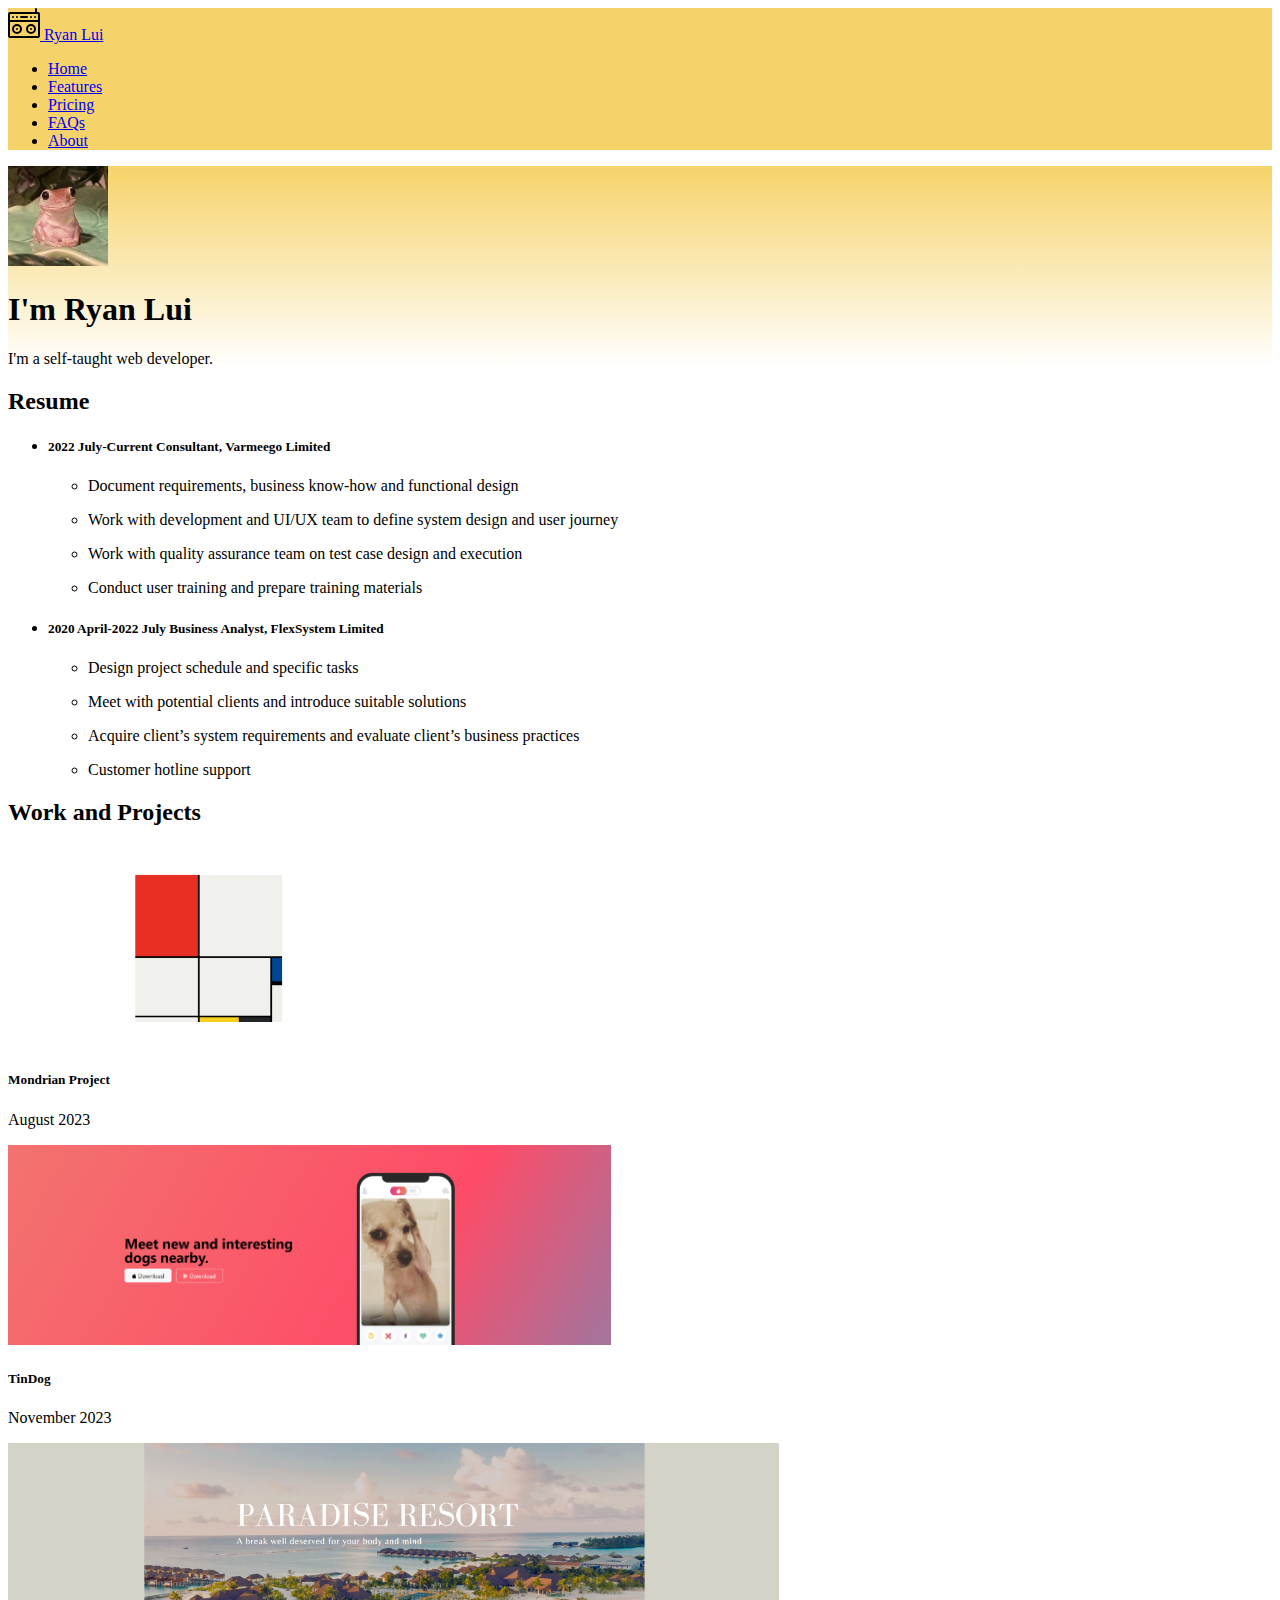
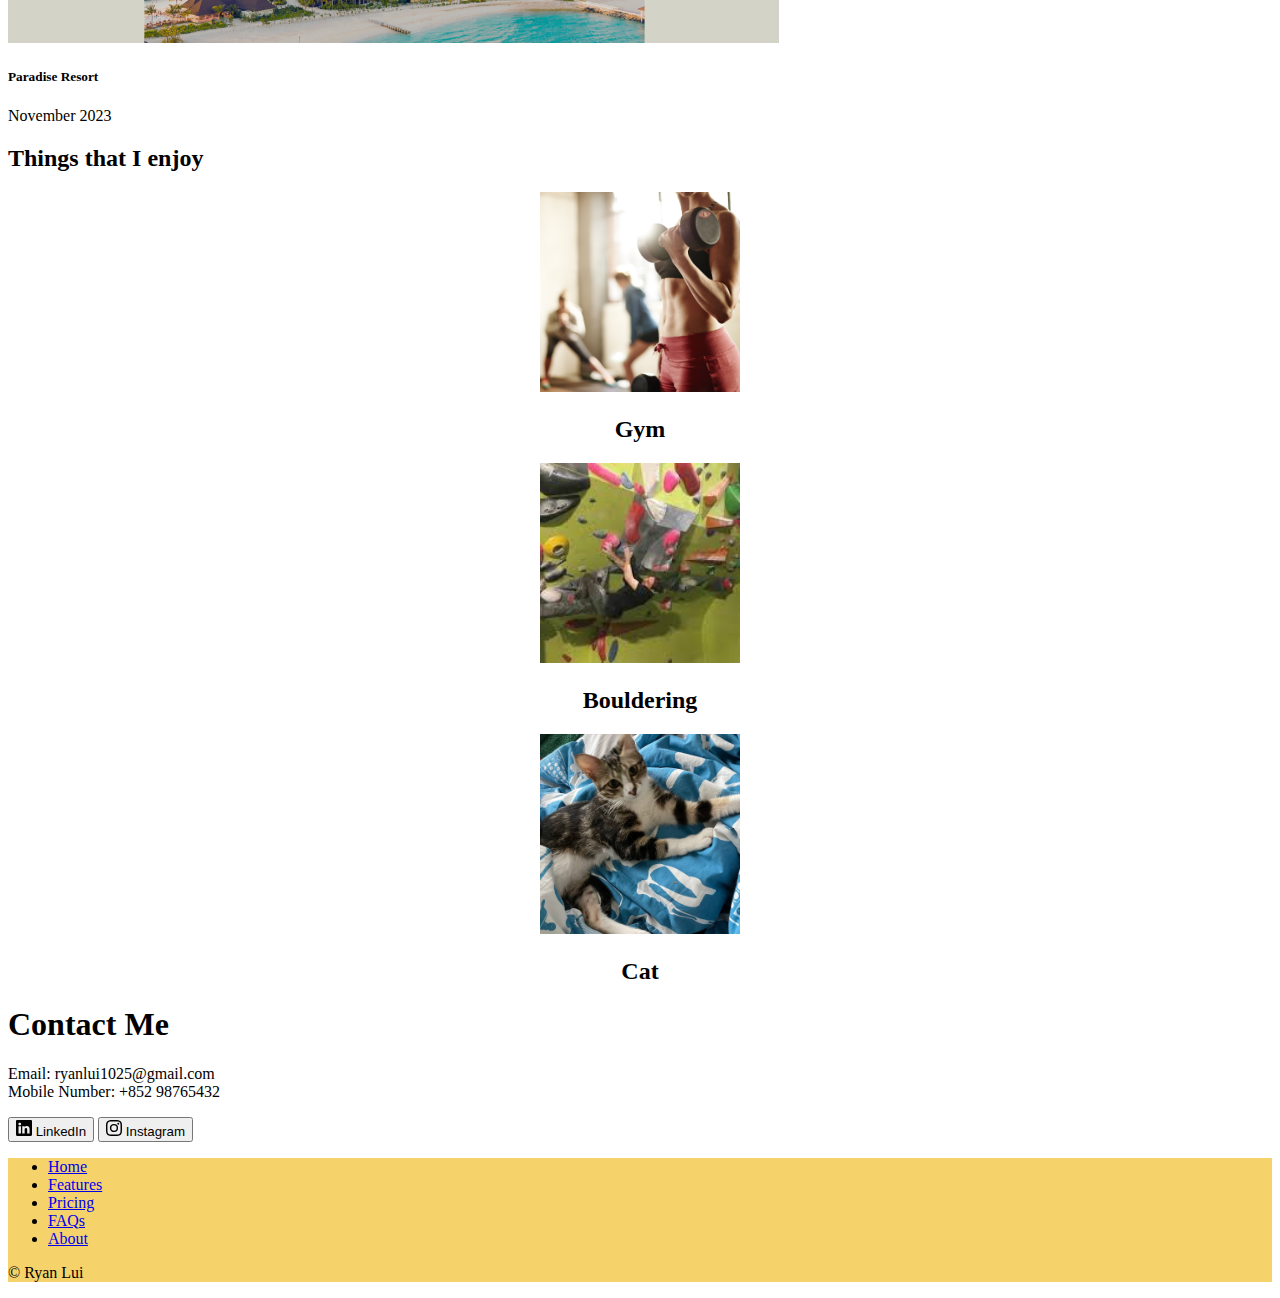
<file: index.html>
<!DOCTYPE html>
<html lang="en">
<head>
    <meta charset="UTF-8">
    <title>Ryan Lui</title>
    <link href="https://cdn.jsdelivr.net/npm/bootstrap@5.3.2/dist/css/bootstrap.min.css" rel="stylesheet" integrity="sha384-T3c6CoIi6uLrA9TneNEoa7RxnatzjcDSCmG1MXxSR1GAsXEV/Dwwykc2MPK8M2HN" crossorigin="anonymous">
    <link href="./css/style.css" rel="stylesheet">
</head>

<body>
    <div id="header">
        <div class="container">
            <header class="d-flex flex-wrap justify-content-center py-3 border-bottom border-dark">
            <a href="/" class="d-flex align-items-center mb-3 mb-md-0 me-md-auto link-body-emphasis text-decoration-none">
                <img src="./assets/images/boombox.svg" height="32" class="me-2" alt="boombox">
                <span class="fs-4">Ryan Lui</span>
            </a>
        
            <ul class="nav nav-pills">
                <li class="nav-item"><a href="#" class="nav-link active" aria-current="page">Home</a></li>
                <li class="nav-item"><a href="#" class="nav-link">Features</a></li>
                <li class="nav-item"><a href="#" class="nav-link">Pricing</a></li>
                <li class="nav-item"><a href="#" class="nav-link">FAQs</a></li>
                <li class="nav-item"><a href="#" class="nav-link">About</a></li>
            </ul>
            </header>
        </div>
    </div> 

    <div class="gradient">
        <div class="px-2 py-5 text-center">
            <img class="rounded-circle my-4" src="./assets/images/frog.jpg" height="100" width="100">
            <h1 class="display-5 fw-bold text-body-emphasis">I'm Ryan Lui</h1>
            <div class="col-lg-6 mx-auto">
              <p class="lead">I'm a self-taught web developer.</p>
            </div>
        </div>
    </div>

    <div class="container mb-4">
        <h2 class="pb-2 border-bottom">Resume</h2>
        <ul>
            <li>
                <h5>2022 July-Current Consultant, Varmeego Limited</h5>
                <ul>
                    <li><p>Document requirements, business know-how and functional design</p></li>
                    <li><p>Work with development and UI/UX team to define system design and user journey</p></li>
                    <li><p>Work with quality assurance team on test case design and execution</p></li>
                    <li><p>Conduct user training and prepare training materials</p></li>
                </ul>
            </li>
            <li>
                <h5>2020 April-2022 July Business Analyst, FlexSystem Limited</h5>
                <ul>
                    <li><p>Design project schedule and specific tasks</p></li>
                    <li><p>Meet with potential clients and introduce suitable solutions</p></li>
                    <li><p>Acquire client’s system requirements and evaluate client’s business practices</p></li>
                    <li><p>Customer hotline support</p></li>
                </ul>
            </li>
        </ul>
    </div>

    <div class="container mb-4">
        <h2 class="pb-2 border-bottom">Work and Projects</h2>
        <div class="row row-cols-1 row-cols-md-3 g-4">
            <div class="col">
                <div class="card">
                    <img src="./assets/images/mondrian-full.png" class="card-img-top" alt="mondrian" style="object-fit: cover; height: 200px;">
                    <div class="card-body">
                        <h5 class="card-title">Mondrian Project</h5>
                        <p>August 2023</p>
                        <a href="./public/mondrian.html" target="_blank" class="stretched-link"></a>
                    </div>
                </div>
            </div>
            <div class="col">
                <div class="card">
                    <img src="./assets/images/tindog-full.png" class="card-img-top" alt="tindog" style="object-fit: cover; height: 200px;">
                    <div class="card-body">
                        <h5 class="card-title">TinDog</h5>
                        <p>November 2023</p>
                        <a href="https://snoopydoggggg.github.io/tindog/" target="_blank" class="stretched-link"></a>
                    </div>
                </div>
            </div>
            <div class="col">
                <div class="card">
                    <img src="./assets/images/paradise-full.png" class="card-img-top" alt="paradise resort" style="object-fit: cover; height: 200px;">
                    <div class="card-body">
                        <h5 class="card-title">Paradise Resort</h5>
                        <p>November 2023</p>
                        <a href="https://paradiseresort.my.canva.site/original-size-a-hotel" target="_blank" class="stretched-link"></a>
                    </div>
                </div>
            </div>
        </div>
    </div>

    <div id="interest" class="container">
        <h2 class="pb-2 mb-4 border-bottom">Things that I enjoy</h2>
        <div class="row">
            <div class="col-lg-4 col-sm-12 mb-4">
                <img src="./assets/images/dumbbell.jpg" alt="lifting weight" height="200" width="200" class="rounded-circle" style="object-fit: cover;">
                <h2>Gym</h2>
            </div>
            <div class="col-lg-4 col-sm-12 mb-4">
                <div class="col-lg-4">
                    <img src="./assets/images/bouldering.jpg" alt="lifting weight" height="200" width="200" class="rounded-circle" style="object-fit: cover;">
                    <h2>Bouldering</h2>
                  </div>
            </div>
            <div class="col-lg-4 col-sm-12 mb-4">
                <div class="col-lg-4">
                    <img src="./assets/images/cat.jpg" alt="lifting weight" height="200" width="200" class="rounded-circle" style="object-fit: cover;">
                    <h2>Cat</h2>
                  </div>
            </div>
        </div>
    </div>

    <div class="container my-5">
        <div class="p-5 text-left bg-body-tertiary rounded-3">
          <h1 class="text-body-emphasis">Contact Me</h1>
          <p class="col-lg-8 fs-5 text-muted">
            Email: ryanlui1025@gmail.com<br/>
            Mobile Number: +852 98765432
          </p>
          <div class="d-inline-flex gap-2 mb-5">
            <button class="d-inline-flex align-items-center btn btn-primary btn-lg px-4" type="button">
                <svg xmlns="http://www.w3.org/2000/svg" width="16" height="16" fill="currentColor" class="bi bi-linkedin me-2" viewBox="0 0 16 16">
                    <path d="M0 1.146C0 .513.526 0 1.175 0h13.65C15.474 0 16 .513 16 1.146v13.708c0 .633-.526 1.146-1.175 1.146H1.175C.526 16 0 15.487 0 14.854V1.146zm4.943 12.248V6.169H2.542v7.225h2.401m-1.2-8.212c.837 0 1.358-.554 1.358-1.248-.015-.709-.52-1.248-1.342-1.248-.822 0-1.359.54-1.359 1.248 0 .694.521 1.248 1.327 1.248h.016zm4.908 8.212V9.359c0-.216.016-.432.08-.586.173-.431.568-.878 1.232-.878.869 0 1.216.662 1.216 1.634v3.865h2.401V9.25c0-2.22-1.184-3.252-2.764-3.252-1.274 0-1.845.7-2.165 1.193v.025h-.016a5.54 5.54 0 0 1 .016-.025V6.169h-2.4c.03.678 0 7.225 0 7.225h2.4"/>
                  </svg>
                LinkedIn
            </button>
            <button class="btn btn-outline-secondary btn-lg px-4" type="button">
                <svg xmlns="http://www.w3.org/2000/svg" width="16" height="16" fill="currentColor" class="bi bi-instagram" viewBox="0 0 16 16">
                    <path d="M8 0C5.829 0 5.556.01 4.703.048 3.85.088 3.269.222 2.76.42a3.917 3.917 0 0 0-1.417.923A3.927 3.927 0 0 0 .42 2.76C.222 3.268.087 3.85.048 4.7.01 5.555 0 5.827 0 8.001c0 2.172.01 2.444.048 3.297.04.852.174 1.433.372 1.942.205.526.478.972.923 1.417.444.445.89.719 1.416.923.51.198 1.09.333 1.942.372C5.555 15.99 5.827 16 8 16s2.444-.01 3.298-.048c.851-.04 1.434-.174 1.943-.372a3.916 3.916 0 0 0 1.416-.923c.445-.445.718-.891.923-1.417.197-.509.332-1.09.372-1.942C15.99 10.445 16 10.173 16 8s-.01-2.445-.048-3.299c-.04-.851-.175-1.433-.372-1.941a3.926 3.926 0 0 0-.923-1.417A3.911 3.911 0 0 0 13.24.42c-.51-.198-1.092-.333-1.943-.372C10.443.01 10.172 0 7.998 0h.003zm-.717 1.442h.718c2.136 0 2.389.007 3.232.046.78.035 1.204.166 1.486.275.373.145.64.319.92.599.28.28.453.546.598.92.11.281.24.705.275 1.485.039.843.047 1.096.047 3.231s-.008 2.389-.047 3.232c-.035.78-.166 1.203-.275 1.485a2.47 2.47 0 0 1-.599.919c-.28.28-.546.453-.92.598-.28.11-.704.24-1.485.276-.843.038-1.096.047-3.232.047s-2.39-.009-3.233-.047c-.78-.036-1.203-.166-1.485-.276a2.478 2.478 0 0 1-.92-.598 2.48 2.48 0 0 1-.6-.92c-.109-.281-.24-.705-.275-1.485-.038-.843-.046-1.096-.046-3.233 0-2.136.008-2.388.046-3.231.036-.78.166-1.204.276-1.486.145-.373.319-.64.599-.92.28-.28.546-.453.92-.598.282-.11.705-.24 1.485-.276.738-.034 1.024-.044 2.515-.045v.002zm4.988 1.328a.96.96 0 1 0 0 1.92.96.96 0 0 0 0-1.92zm-4.27 1.122a4.109 4.109 0 1 0 0 8.217 4.109 4.109 0 0 0 0-8.217zm0 1.441a2.667 2.667 0 1 1 0 5.334 2.667 2.667 0 0 1 0-5.334"/>
                  </svg>
              Instagram
            </button>
          </div>
        </div>
    </div>

    <div id="footer">
        <div class="container">
            <footer class="py-3 my-4">
            <ul class="nav justify-content-center pb-3 mb-3">
                <li class="nav-item"><a href="#" class="nav-link px-2 text-body-secondary">Home</a></li>
                <li class="nav-item"><a href="#" class="nav-link px-2 text-body-secondary">Features</a></li>
                <li class="nav-item"><a href="#" class="nav-link px-2 text-body-secondary">Pricing</a></li>
                <li class="nav-item"><a href="#" class="nav-link px-2 text-body-secondary">FAQs</a></li>
                <li class="nav-item"><a href="#" class="nav-link px-2 text-body-secondary">About</a></li>
            </ul>
            <p class="text-center text-body-secondary">© Ryan Lui</p>
            </footer>
        </div>
    </div>

<script src="https://cdn.jsdelivr.net/npm/bootstrap@5.3.2/dist/js/bootstrap.bundle.min.js" integrity="sha384-C6RzsynM9kWDrMNeT87bh95OGNyZPhcTNXj1NW7RuBCsyN/o0jlpcV8Qyq46cDfL" crossorigin="anonymous"></script>
</body>
</html>
</file>
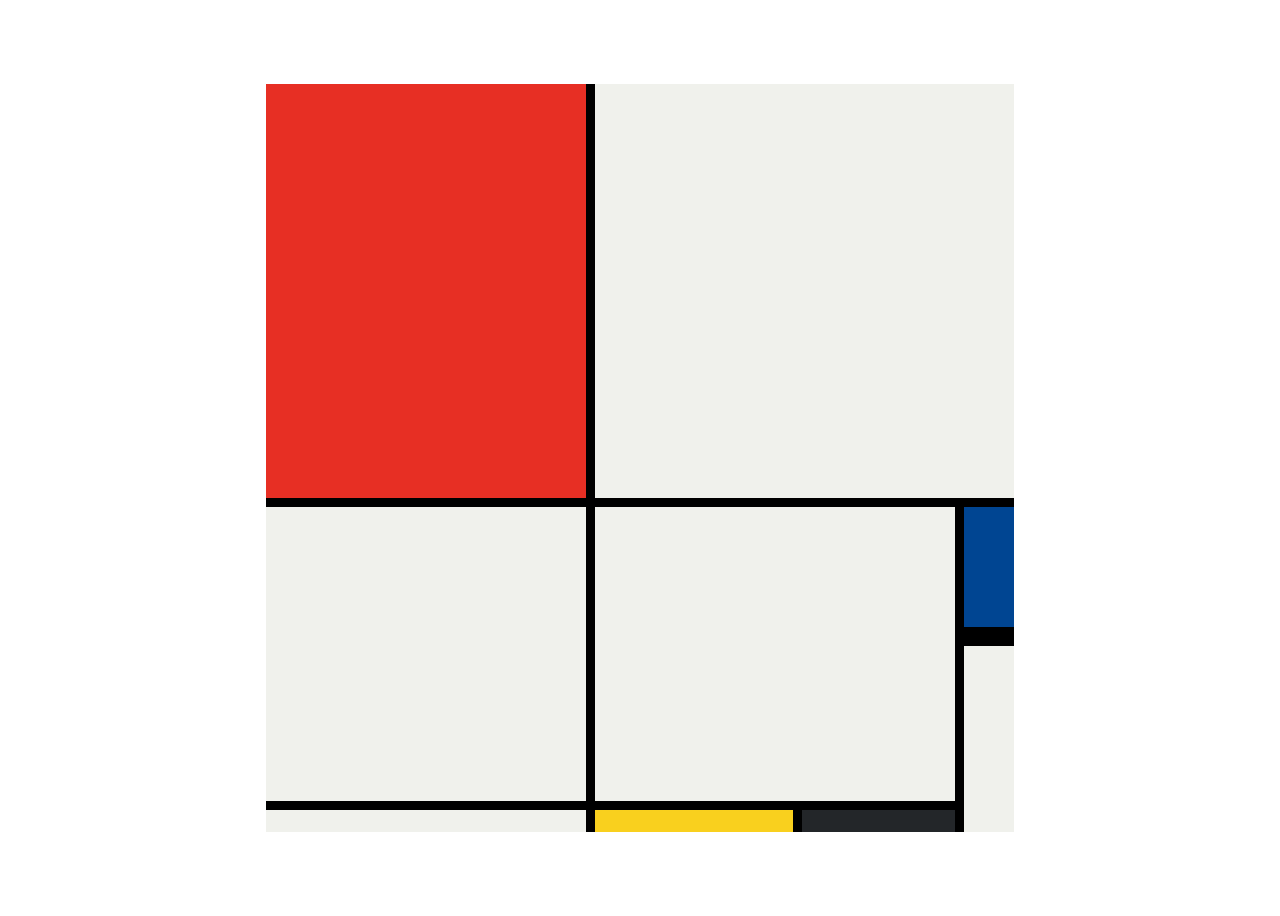
<file: public/mondrian.html>
<!DOCTYPE html>
<html lang="en">

<head>
  <meta charset="UTF-8">
  <meta name="viewport" content="width=device-width, initial-scale=1.0">
  <title>Mondrian Project</title>
  <style>
    /* 
    Write your CSS here 
    Gap Colour: #000
    White: #F0F1EC
    Red: #E72F24
    Black: #232629
    Blue: #004592
    Yellow: #F9D01E

    For dimensions, see dimensions.png image.
    HINT: Remember you can't change the properties of grid lines.
    But grid lines are transparent!
    */

    .flexcontainer {
      display: flex;
      align-items: center;
      justify-content: center;
      height: 100vh;
    }

    .gridcontainer {
      background-color: #000;
      height: 748px;
      width: 748px;
      display: grid;
      grid-template-columns: 320px 198px 153px 50px;
      grid-template-rows: 414px 130px 155px 22px;
      gap: 9px;
    }

    .red {
      background-color: #E72F24;
    }

    .white1 {
      background-color: #F0F1EC;
      grid-column: span 3;
    }

    .white2 {
      background-color: #F0F1EC;
      grid-row: span 2;
    }

    .white3 {
      background-color: #F0F1EC;
      grid-row: span 2;
      grid-column: span 2;
    }

    .blue {
      background-color: #004592;
      border-bottom: 10px solid #000;
    }

    .white4 {
      background-color: #F0F1EC;
      grid-row: span 2;
    }

    .white5 {
      background-color: #F0F1EC;
    }

    .yellow {
      background-color: #F9D01E;
    }

    .black {
      background-color: #232629;
    }

  </style>
</head>

<body>
  <!-- Write your HTML here -->
  <div class="flexcontainer">
    <div class="gridcontainer">
      <div class="red"></div>
      <div class="white1"></div>
      <div class="white2"></div>
      <div class="white3"></div>
      <div class="blue"></div>
      <div class="white4"></div>
      <div class="white5"></div>
      <div class="yellow"></div>
      <div class="black"></div>
    </div>
  </div>
</body>

</html>
</file>
<file: css/style.css>
.gradient {
    height: 35-px;
    background-color: white; /* For browsers that do not support gradients */
    background-image: linear-gradient(to bottom, rgb(246, 211, 106) , white);
}

.col-lg-4.col-sm-12.mb-4 {
    text-align: center;
}

#footer, #header {
    background-color: rgb(246, 211, 106);
}
</file>
